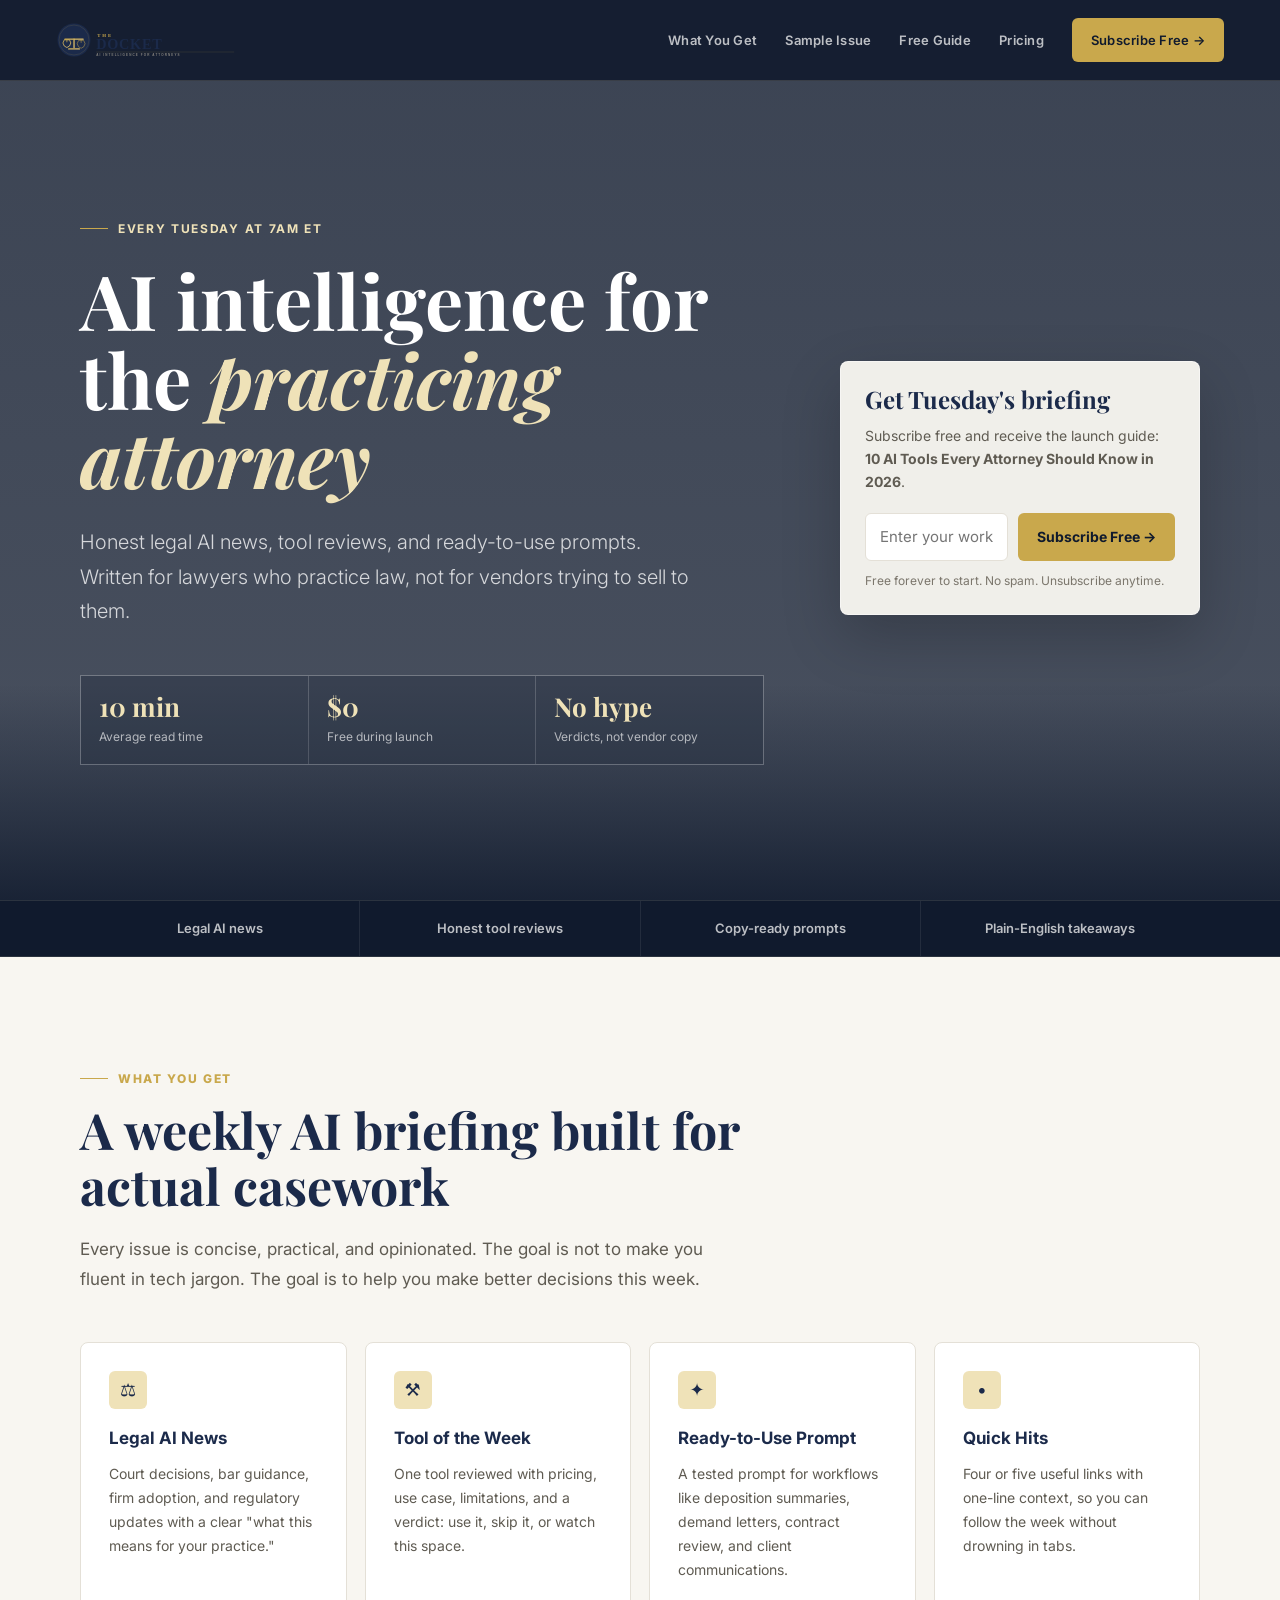
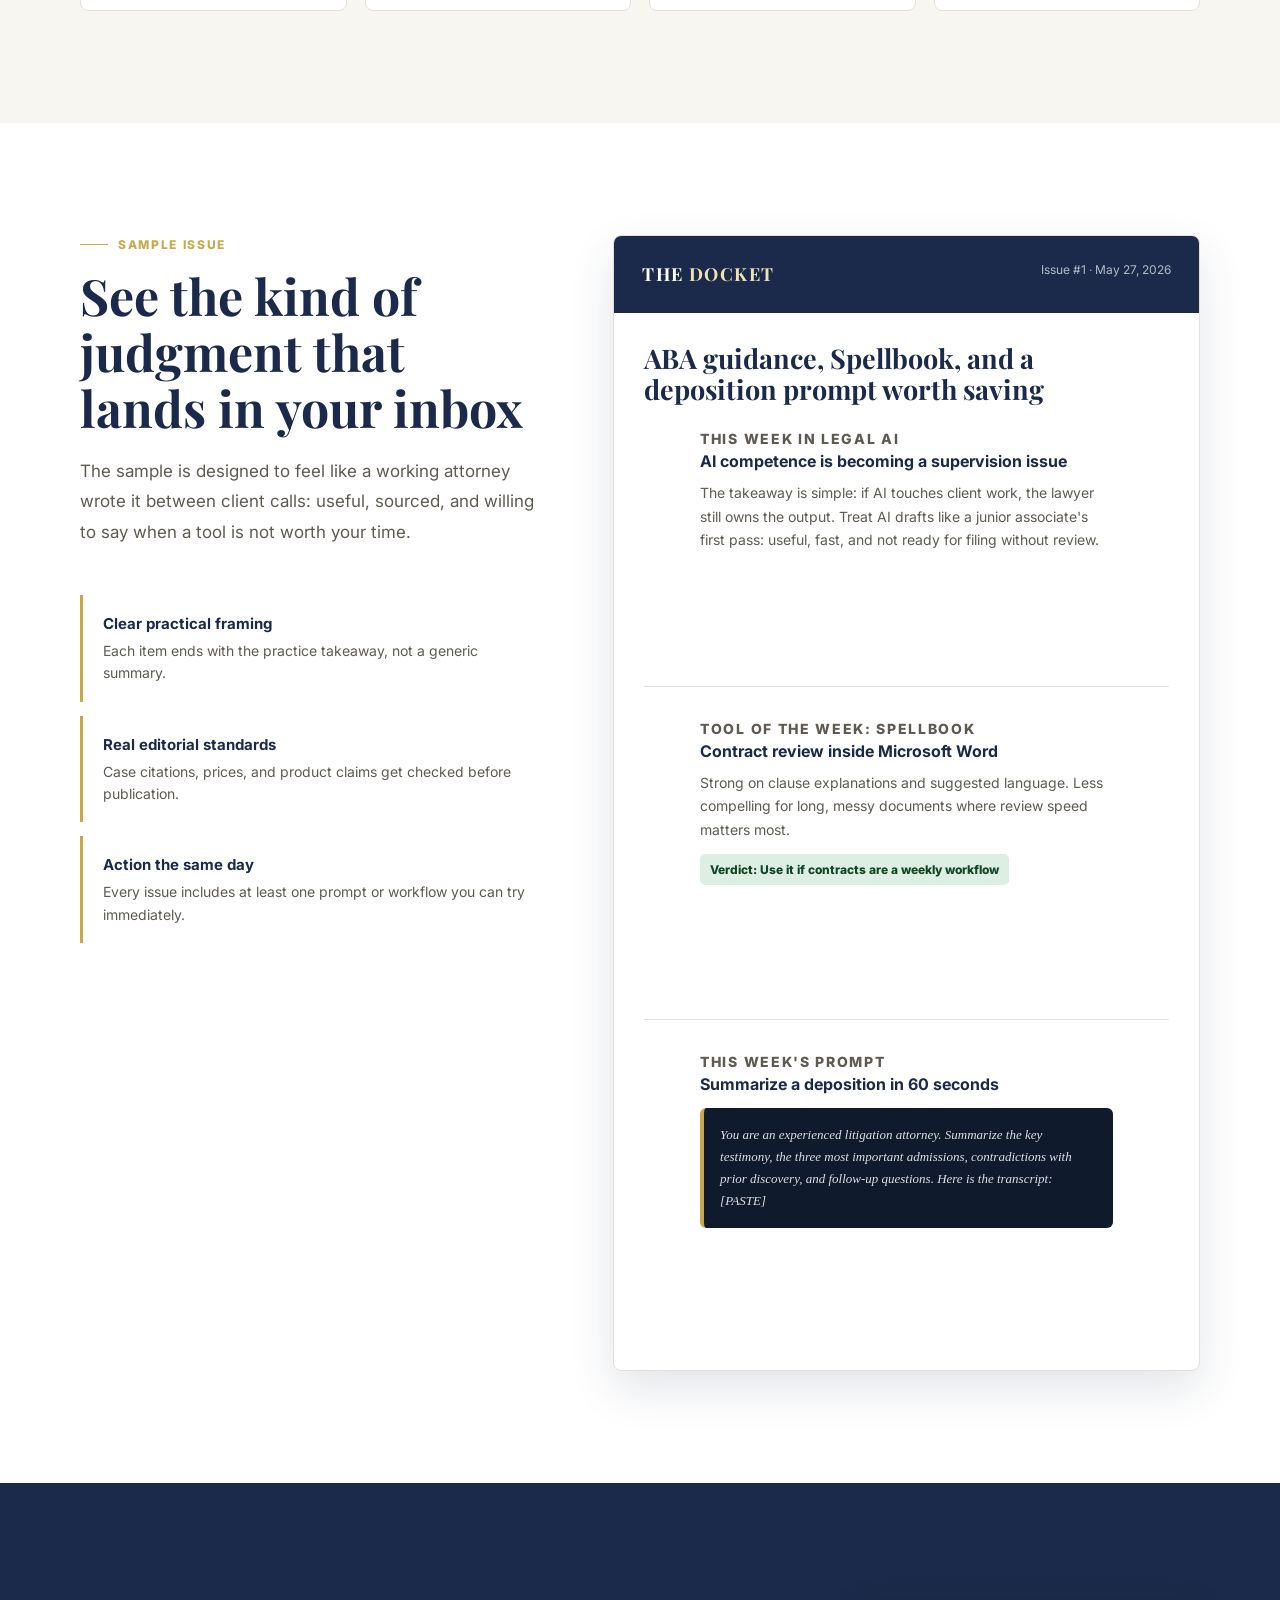
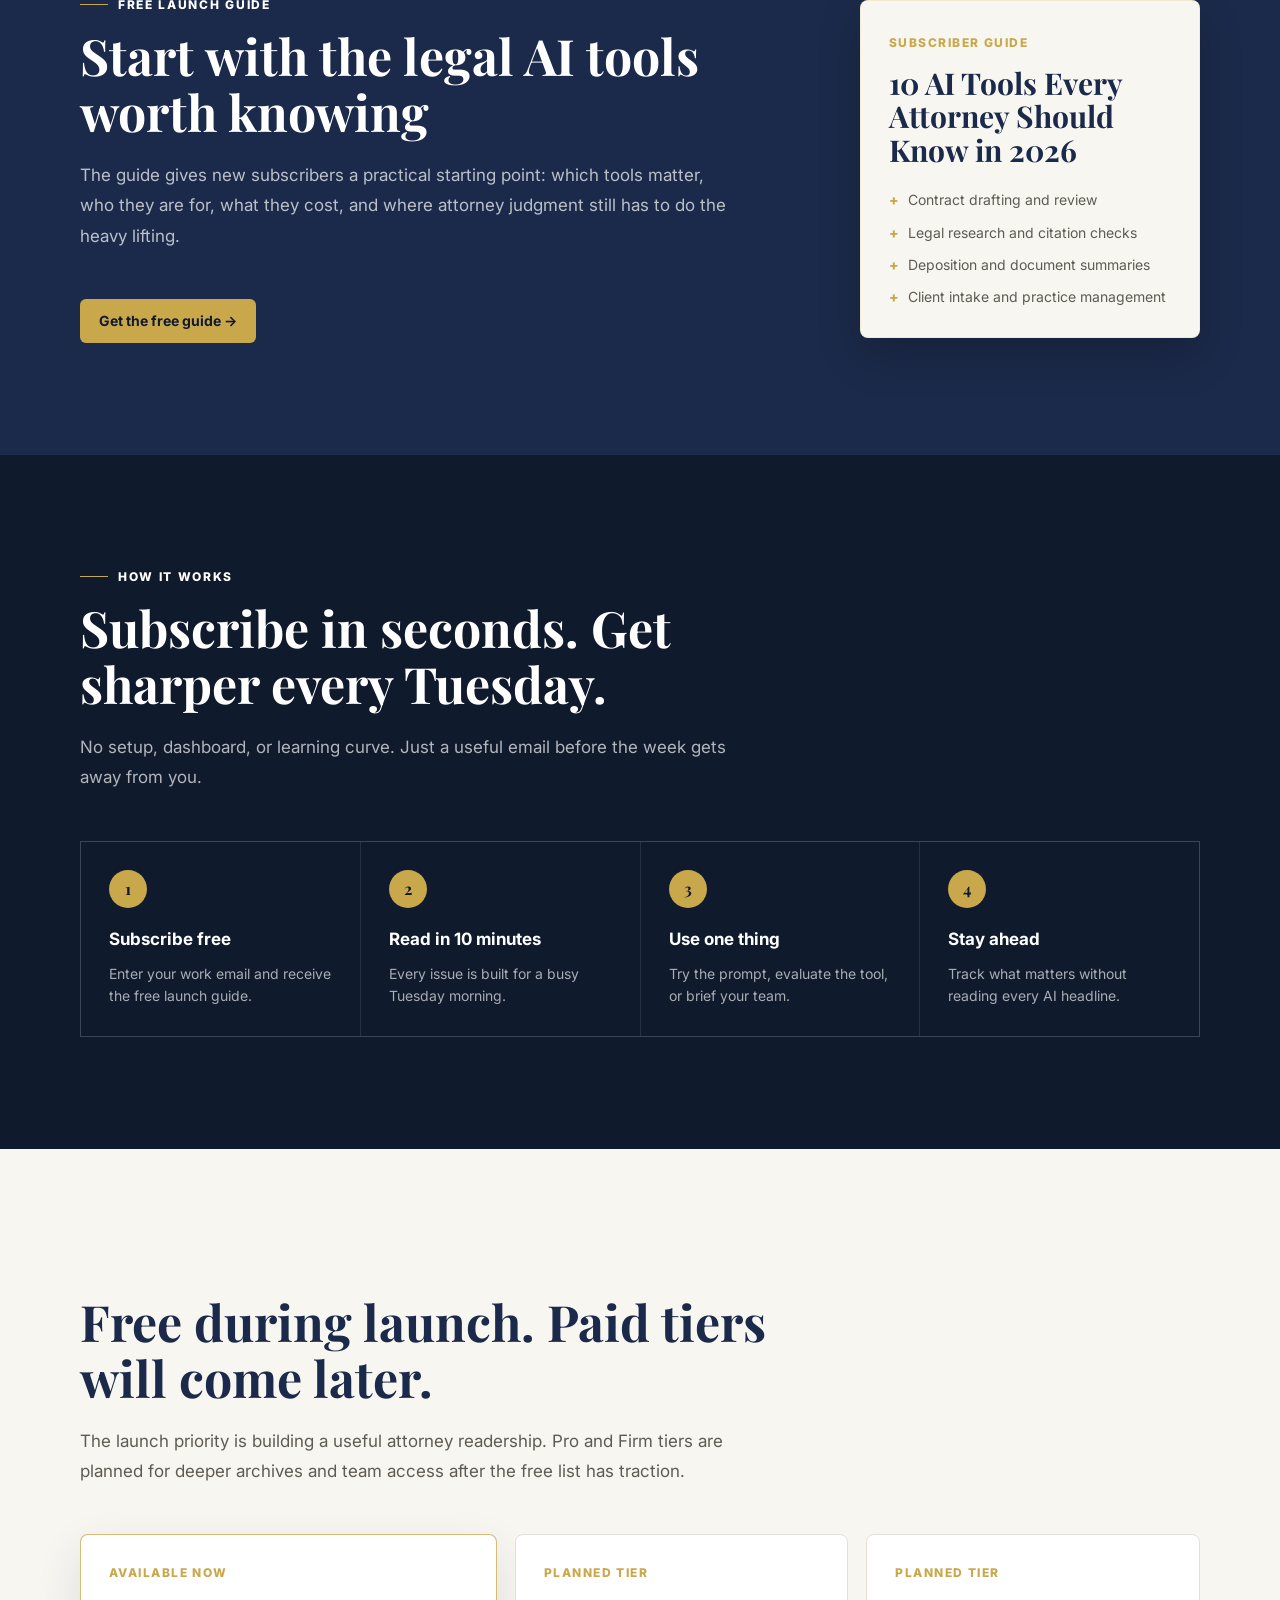
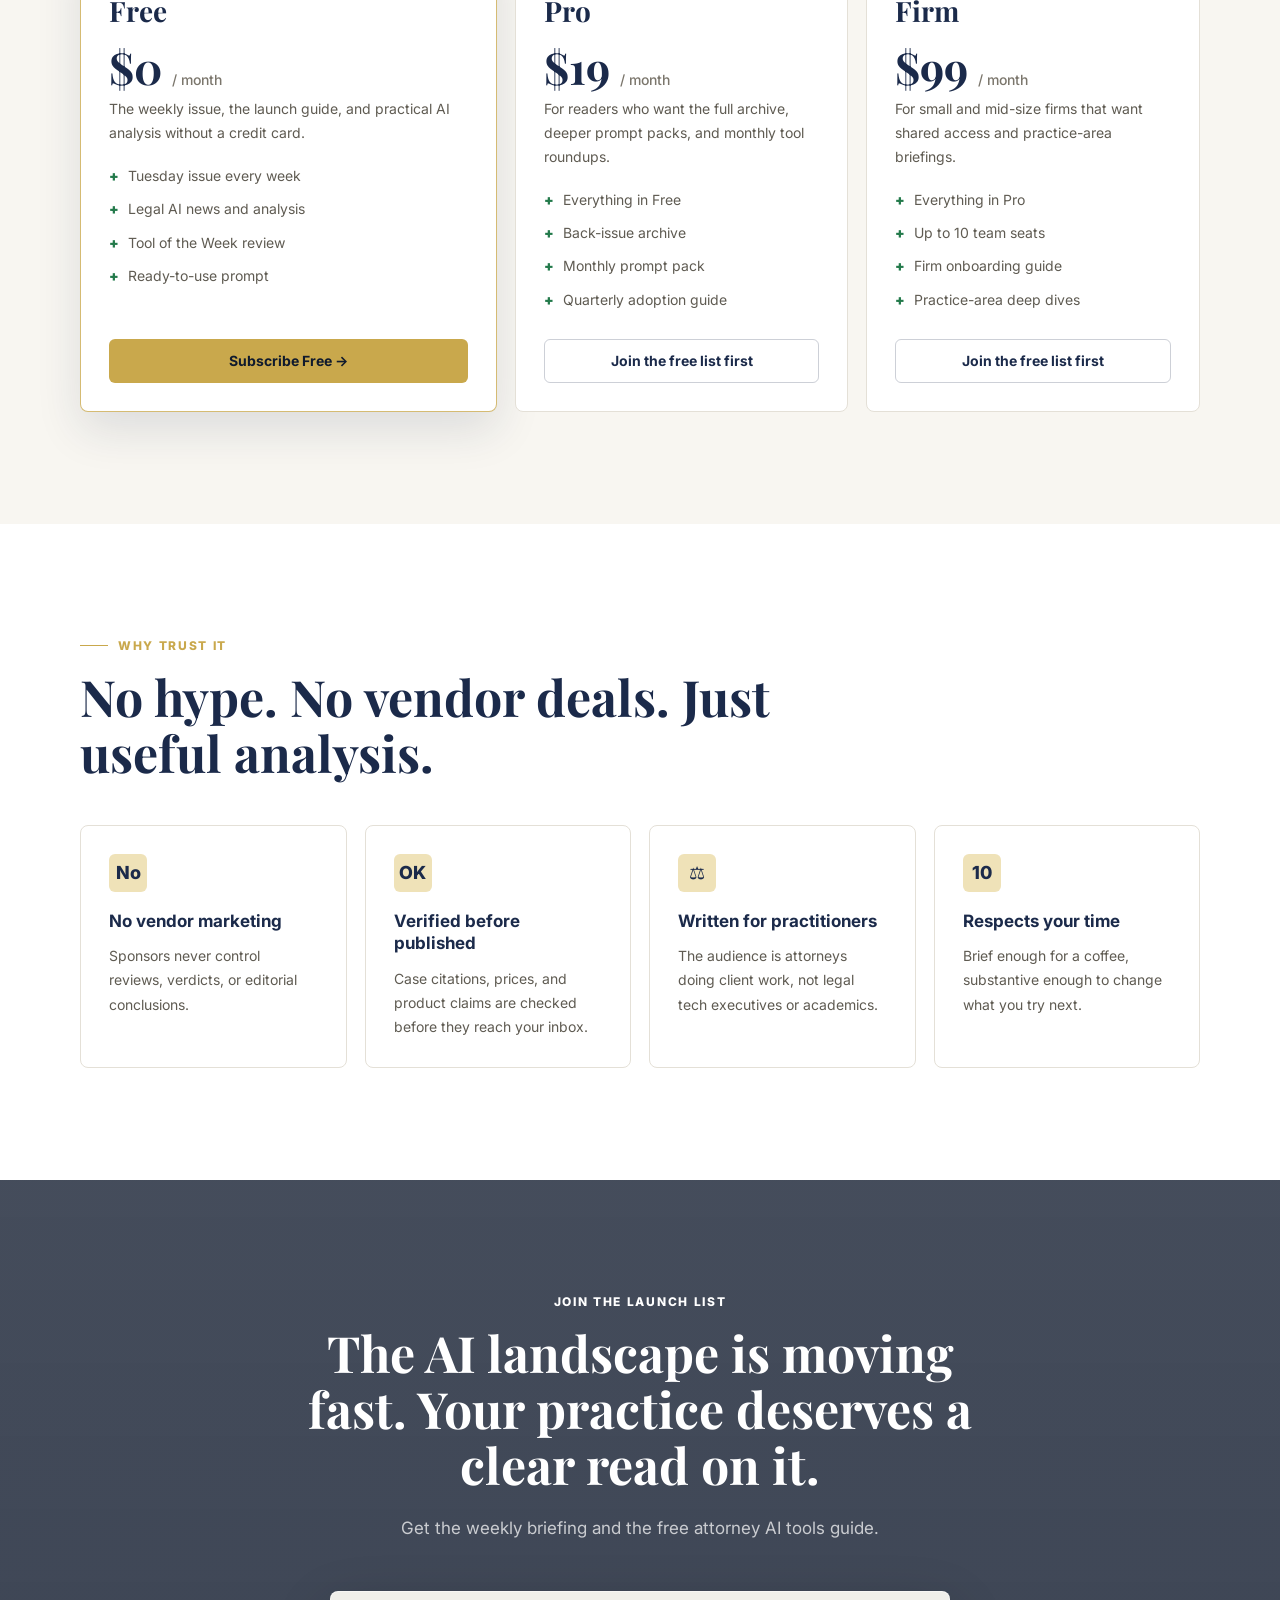
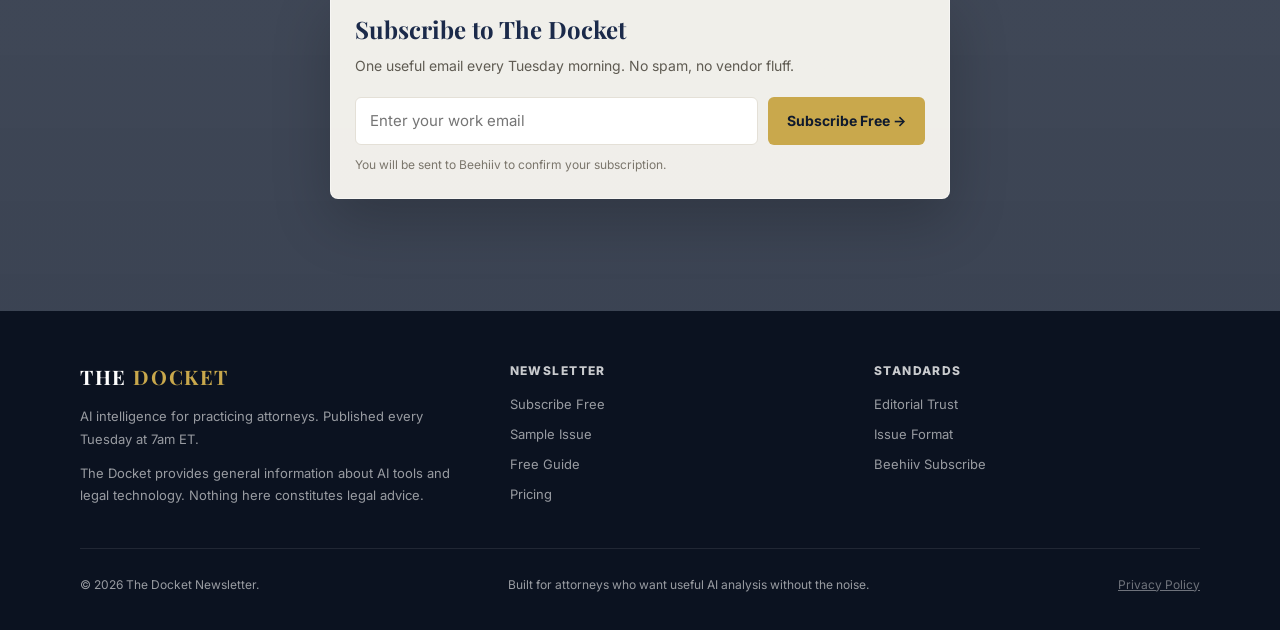
<file: index.html>
<!DOCTYPE html>
<html lang="en">
<head>
  <meta charset="UTF-8" />
  <meta name="viewport" content="width=device-width, initial-scale=1.0" />
  <title>The Docket | Weekly AI Briefing for Practicing Attorneys</title>
  <meta name="description" content="The weekly AI newsletter for practicing attorneys. Honest legal AI news, tool reviews, and ready-to-use prompts every Tuesday morning." />
  <link rel="canonical" href="https://thedocketai.news/" />
  <meta name="keywords" content="legal AI newsletter, AI for lawyers, attorney AI tools, legal technology newsletter, law firm AI, legal tech briefing, AI legal research, lawyer productivity, legal AI news" />
  <meta name="author" content="The Docket" />
  <meta name="robots" content="index, follow, max-image-preview:large, max-snippet:-1, max-video-preview:-1" />
  <meta name="theme-color" content="#1B2A4A" />
  <link rel="canonical" href="https://thedocketai.news/" />
  <meta property="og:type" content="website" />
  <meta property="og:url" content="https://thedocketai.news/" />
  <meta property="og:title" content="The Docket | Weekly AI Briefing for Practicing Attorneys" />
  <meta property="og:description" content="Honest legal AI news, tool reviews, and ready-to-use prompts for attorneys who actually practice law." />
  <meta property="og:site_name" content="The Docket" />
  <meta property="og:locale" content="en_US" />
  <meta property="og:image" content="https://thedocketai.news/logo.svg" />
  <meta property="og:image:alt" content="The Docket — AI briefing for practicing attorneys" />
  <meta property="og:image:width" content="1200" />
  <meta property="og:image:height" content="630" />
  <meta name="twitter:card" content="summary_large_image" />
  <meta name="twitter:site" content="@TheDocketAI" />
  <meta name="twitter:creator" content="@TheDocketAI" />
  <meta name="twitter:title" content="The Docket | Weekly AI Briefing for Practicing Attorneys" />
  <meta name="twitter:description" content="A practical weekly AI briefing for working attorneys. No hype, no vendor marketing." />
  <link rel="icon" type="image/svg+xml" href="favicon.svg" />
  <link rel="alternate icon" href="favicon.svg" />
  <meta property="og:image" content="https://thedocketai.news/logo.svg" />
  <meta name="twitter:image" content="https://thedocketai.news/logo.svg" />
  <link rel="preconnect" href="https://fonts.googleapis.com" />
  <link rel="preconnect" href="https://fonts.gstatic.com" crossorigin />
  <link href="https://fonts.googleapis.com/css2?family=Playfair+Display:ital,wght@0,400;0,600;0,700;1,400&family=Inter:wght@300;400;500;600;700&display=swap" rel="stylesheet" />
  <link rel="stylesheet" href="style.css" />
  <meta name="twitter:image" content="https://thedocket.ai/logo.svg" />
  <meta name="twitter:image:alt" content="The Docket — AI briefing for practicing attorneys" />
  <link rel="icon" type="image/svg+xml" href="favicon.svg" />
  <link rel="alternate icon" href="favicon.svg" />
  <link rel="apple-touch-icon" href="favicon.svg" />
  <link rel="preconnect" href="https://fonts.googleapis.com" />
  <link rel="preconnect" href="https://fonts.gstatic.com" crossorigin />
  <link href="https://fonts.googleapis.com/css2?family=Playfair+Display:ital,wght@0,400;0,600;0,700;1,400&family=Inter:wght@300;400;500;600;700&display=swap" rel="stylesheet" />
  <script type="application/ld+json">
  [
    {
      "@context": "https://schema.org",
      "@type": "WebSite",
      "name": "The Docket",
      "url": "https://thedocketai.news/",
      "description": "The weekly AI newsletter for practicing attorneys. Honest legal AI news, tool reviews, and ready-to-use prompts every Tuesday morning.",
      "publisher": {
        "@type": "Organization",
        "name": "The Docket",
        "url": "https://thedocketai.news/",
        "logo": {
          "@type": "ImageObject",
          "url": "https://thedocketai.news/logo.svg"
        }
      }
    },
    {
      "@context": "https://schema.org",
      "@type": "Organization",
      "name": "The Docket",
      "url": "https://thedocketai.news/",
      "logo": "https://thedocketai.news/logo.svg",
      "description": "A weekly AI briefing for practicing attorneys covering legal AI news, honest tool reviews, and ready-to-use prompts.",
      "knowsAbout": ["Legal Technology", "Artificial Intelligence", "Law Practice Management", "Legal Research"],
      "audience": {
        "@type": "Audience",
        "audienceType": "Attorneys and legal professionals"
      }
    },
    {
      "@context": "https://schema.org",
      "@type": "Periodical",
      "name": "The Docket",
      "url": "https://thedocketai.news/",
      "description": "Weekly AI briefing for practicing attorneys published every Tuesday at 7am ET.",
      "issueFrequency": "Weekly",
      "publisher": {
        "@type": "Organization",
        "name": "The Docket",
        "url": "https://thedocketai.news/"
      },
      "about": [
        {"@type": "Thing", "name": "Legal Technology"},
        {"@type": "Thing", "name": "Artificial Intelligence"},
        {"@type": "Thing", "name": "Law Practice"}
      ],
      "inLanguage": "en-US",
      "isAccessibleForFree": true,
      "offers": {
        "@type": "Offer",
        "price": "0",
        "priceCurrency": "USD"
      }
    }
  ]
  </script>
  <link rel="stylesheet" href="style.css" />
</head>
<body>
  <div id="progress-bar" aria-hidden="true"></div>

  <nav class="site-nav" id="navbar" aria-label="Primary navigation">
    <a href="#home" class="brand" aria-label="The Docket home">
      <img src="logo.svg" alt="The Docket" height="36" style="display:block;height:36px;width:auto;" />
    </a>
    <ul class="nav-links">
      <li><a href="#features">What You Get</a></li>
      <li><a href="#sample">Sample Issue</a></li>
      <li><a href="#guide">Free Guide</a></li>
      <li><a href="#pricing">Pricing</a></li>
      <li><a href="#subscribe" class="button-link">Subscribe Free &rarr;</a></li>
    </ul>
  </nav>

  <main>
    <section class="hero" id="home">
      <div class="hero-inner">
        <div class="hero-copy-block">
          <p class="eyebrow reveal">Every Tuesday at 7am ET</p>
          <h1 class="reveal">AI intelligence for the <em>practicing attorney</em></h1>
          <p class="hero-copy reveal">
            Honest legal AI news, tool reviews, and ready-to-use prompts. Written for lawyers who practice law, not for vendors trying to sell to them.
          </p>
          <div class="hero-proof reveal" aria-label="Newsletter details">
            <div class="proof-item">
              <span class="proof-value">10 min</span>
              <p class="proof-label">Average read time</p>
            </div>
            <div class="proof-item">
              <span class="proof-value">$0</span>
              <p class="proof-label">Free during launch</p>
            </div>
            <div class="proof-item">
              <span class="proof-value">No hype</span>
              <p class="proof-label">Verdicts, not vendor copy</p>
            </div>
          </div>
        </div>

        <aside class="signup-panel reveal" id="subscribe" aria-labelledby="subscribe-heading">
          <h2 id="subscribe-heading">Get Tuesday's briefing</h2>
          <p>Subscribe free and receive the launch guide: <strong>10 AI Tools Every Attorney Should Know in 2026</strong>.</p>
          <form class="signup-form" onsubmit="handleSignup(event)">
            <label class="sr-only" for="hero-email">Work email</label>
            <div class="signup-row">
              <input id="hero-email" name="email" type="email" inputmode="email" autocomplete="email" placeholder="Enter your work email" required />
              <button class="button-primary" type="submit">Subscribe Free &rarr;</button>
            </div>
            <span class="form-note">Free forever to start. No spam. Unsubscribe anytime.</span>
          </form>
        </aside>
      </div>
    </section>

    <div class="brief-strip" aria-label="Newsletter format">
      <div class="brief-strip-inner">
        <span>Legal AI news</span>
        <span>Honest tool reviews</span>
        <span>Copy-ready prompts</span>
        <span>Plain-English takeaways</span>
      </div>
    </div>

    <section class="features" id="features">
      <div class="section-inner">
        <p class="section-kicker reveal">What you get</p>
        <h2 class="section-heading reveal">A weekly AI briefing built for actual casework</h2>
        <p class="section-sub reveal">Every issue is concise, practical, and opinionated. The goal is not to make you fluent in tech jargon. The goal is to help you make better decisions this week.</p>
        <div class="features-grid">
          <article class="feature-card reveal">
            <span class="feature-icon" aria-hidden="true">&#9878;</span>
            <h3>Legal AI News</h3>
            <p>Court decisions, bar guidance, firm adoption, and regulatory updates with a clear "what this means for your practice."</p>
          </article>
          <article class="feature-card reveal">
            <span class="feature-icon" aria-hidden="true">&#9874;</span>
            <h3>Tool of the Week</h3>
            <p>One tool reviewed with pricing, use case, limitations, and a verdict: use it, skip it, or watch this space.</p>
          </article>
          <article class="feature-card reveal">
            <span class="feature-icon" aria-hidden="true">&#10022;</span>
            <h3>Ready-to-Use Prompt</h3>
            <p>A tested prompt for workflows like deposition summaries, demand letters, contract review, and client communications.</p>
          </article>
          <article class="feature-card reveal">
            <span class="feature-icon" aria-hidden="true">&#8226;</span>
            <h3>Quick Hits</h3>
            <p>Four or five useful links with one-line context, so you can follow the week without drowning in tabs.</p>
          </article>
        </div>
      </div>
    </section>

    <section class="sample" id="sample">
      <div class="section-inner sample-layout">
        <div>
          <p class="section-kicker reveal">Sample issue</p>
          <h2 class="section-heading reveal">See the kind of judgment that lands in your inbox</h2>
          <p class="section-sub reveal">The sample is designed to feel like a working attorney wrote it between client calls: useful, sourced, and willing to say when a tool is not worth your time.</p>
          <ul class="sample-list">
            <li class="reveal"><strong>Clear practical framing</strong> Each item ends with the practice takeaway, not a generic summary.</li>
            <li class="reveal"><strong>Real editorial standards</strong> Case citations, prices, and product claims get checked before publication.</li>
            <li class="reveal"><strong>Action the same day</strong> Every issue includes at least one prompt or workflow you can try immediately.</li>
          </ul>
        </div>

        <article class="issue-card reveal" aria-label="Sample newsletter issue">
          <div class="issue-top">
            <div class="issue-logo">THE <span>DOCKET</span></div>
            <div class="issue-date">Issue #1 &middot; May 27, 2026</div>
          </div>
          <div class="issue-body">
            <h3 class="issue-subject">ABA guidance, Spellbook, and a deposition prompt worth saving</h3>
            <section class="issue-section">
              <p class="issue-tag">This Week in Legal AI</p>
              <h3>AI competence is becoming a supervision issue</h3>
              <p>The takeaway is simple: if AI touches client work, the lawyer still owns the output. Treat AI drafts like a junior associate's first pass: useful, fast, and not ready for filing without review.</p>
            </section>
            <section class="issue-section">
              <p class="issue-tag">Tool of the Week: Spellbook</p>
              <h3>Contract review inside Microsoft Word</h3>
              <p>Strong on clause explanations and suggested language. Less compelling for long, messy documents where review speed matters most.</p>
              <span class="verdict">Verdict: Use it if contracts are a weekly workflow</span>
            </section>
            <section class="issue-section">
              <p class="issue-tag">This Week's Prompt</p>
              <h3>Summarize a deposition in 60 seconds</h3>
              <div class="prompt-box">You are an experienced litigation attorney. Summarize the key testimony, the three most important admissions, contradictions with prior discovery, and follow-up questions. Here is the transcript: [PASTE]</div>
            </section>
          </div>
        </article>
      </div>
    </section>

    <section class="lead-magnet" id="guide">
      <div class="section-inner lead-layout">
        <div>
          <p class="section-kicker reveal">Free launch guide</p>
          <h2 class="section-heading reveal">Start with the legal AI tools worth knowing</h2>
          <p class="section-sub reveal">The guide gives new subscribers a practical starting point: which tools matter, who they are for, what they cost, and where attorney judgment still has to do the heavy lifting.</p>
          <a href="#subscribe" class="button-primary reveal">Get the free guide &rarr;</a>
        </div>
        <aside class="guide-card reveal" aria-label="Lead magnet preview">
          <span class="guide-label">Subscriber guide</span>
          <h3>10 AI Tools Every Attorney Should Know in 2026</h3>
          <ul>
            <li>Contract drafting and review</li>
            <li>Legal research and citation checks</li>
            <li>Deposition and document summaries</li>
            <li>Client intake and practice management</li>
          </ul>
        </aside>
      </div>
    </section>

    <section class="how" id="how">
      <div class="section-inner">
        <p class="section-kicker reveal">How it works</p>
        <h2 class="section-heading reveal">Subscribe in seconds. Get sharper every Tuesday.</h2>
        <p class="section-sub reveal">No setup, dashboard, or learning curve. Just a useful email before the week gets away from you.</p>
        <div class="steps">
          <article class="step reveal">
            <span class="step-num">1</span>
            <h3>Subscribe free</h3>
            <p>Enter your work email and receive the free launch guide.</p>
          </article>
          <article class="step reveal">
            <span class="step-num">2</span>
            <h3>Read in 10 minutes</h3>
            <p>Every issue is built for a busy Tuesday morning.</p>
          </article>
          <article class="step reveal">
            <span class="step-num">3</span>
            <h3>Use one thing</h3>
            <p>Try the prompt, evaluate the tool, or brief your team.</p>
          </article>
          <article class="step reveal">
            <span class="step-num">4</span>
            <h3>Stay ahead</h3>
            <p>Track what matters without reading every AI headline.</p>
          </article>
        </div>
      </div>
    </section>

    <section class="pricing" id="pricing">
      <div class="section-inner">
        <p class="section-kicker reveal">Pricing</p>
        <h2 class="section-heading reveal">Free during launch. Paid tiers will come later.</h2>
        <p class="section-sub reveal">The launch priority is building a useful attorney readership. Pro and Firm tiers are planned for deeper archives and team access after the free list has traction.</p>
        <div class="pricing-grid">
          <article class="pricing-card launch reveal">
            <p class="plan-eyebrow">Available now</p>
            <h3 class="plan-name">Free</h3>
            <div class="plan-price">$0 <span>/ month</span></div>
            <p class="plan-desc">The weekly issue, the launch guide, and practical AI analysis without a credit card.</p>
            <ul class="plan-features">
              <li>Tuesday issue every week</li>
              <li>Legal AI news and analysis</li>
              <li>Tool of the Week review</li>
              <li>Ready-to-use prompt</li>
            </ul>
            <a href="#subscribe" class="button-primary">Subscribe Free &rarr;</a>
          </article>
          <article class="pricing-card reveal">
            <p class="plan-eyebrow">Planned tier</p>
            <h3 class="plan-name">Pro</h3>
            <div class="plan-price">$19 <span>/ month</span></div>
            <p class="plan-desc">For readers who want the full archive, deeper prompt packs, and monthly tool roundups.</p>
            <ul class="plan-features">
              <li>Everything in Free</li>
              <li>Back-issue archive</li>
              <li>Monthly prompt pack</li>
              <li>Quarterly adoption guide</li>
            </ul>
            <a href="#subscribe" class="button-secondary">Join the free list first</a>
          </article>
          <article class="pricing-card reveal">
            <p class="plan-eyebrow">Planned tier</p>
            <h3 class="plan-name">Firm</h3>
            <div class="plan-price">$99 <span>/ month</span></div>
            <p class="plan-desc">For small and mid-size firms that want shared access and practice-area briefings.</p>
            <ul class="plan-features">
              <li>Everything in Pro</li>
              <li>Up to 10 team seats</li>
              <li>Firm onboarding guide</li>
              <li>Practice-area deep dives</li>
            </ul>
            <a href="#subscribe" class="button-secondary">Join the free list first</a>
          </article>
        </div>
      </div>
    </section>

    <section class="trust" id="trust">
      <div class="section-inner">
        <p class="section-kicker reveal">Why trust it</p>
        <h2 class="section-heading reveal">No hype. No vendor deals. Just useful analysis.</h2>
        <div class="trust-grid">
          <article class="trust-card reveal">
            <span class="trust-icon" aria-hidden="true">No</span>
            <h3>No vendor marketing</h3>
            <p>Sponsors never control reviews, verdicts, or editorial conclusions.</p>
          </article>
          <article class="trust-card reveal">
            <span class="trust-icon" aria-hidden="true">OK</span>
            <h3>Verified before published</h3>
            <p>Case citations, prices, and product claims are checked before they reach your inbox.</p>
          </article>
          <article class="trust-card reveal">
            <span class="trust-icon" aria-hidden="true">&#9878;</span>
            <h3>Written for practitioners</h3>
            <p>The audience is attorneys doing client work, not legal tech executives or academics.</p>
          </article>
          <article class="trust-card reveal">
            <span class="trust-icon" aria-hidden="true">10</span>
            <h3>Respects your time</h3>
            <p>Brief enough for a coffee, substantive enough to change what you try next.</p>
          </article>
        </div>
      </div>
    </section>

    <section class="final-cta">
      <div class="section-inner">
        <p class="section-kicker reveal">Join the launch list</p>
        <h2 class="section-heading reveal">The AI landscape is moving fast. Your practice deserves a clear read on it.</h2>
        <p class="section-sub reveal">Get the weekly briefing and the free attorney AI tools guide.</p>
        <div class="signup-panel reveal" aria-labelledby="final-subscribe-heading">
          <h2 id="final-subscribe-heading">Subscribe to The Docket</h2>
          <p>One useful email every Tuesday morning. No spam, no vendor fluff.</p>
          <form class="signup-form" onsubmit="handleSignup(event)">
            <label class="sr-only" for="final-email">Work email</label>
            <div class="signup-row">
              <input id="final-email" name="email" type="email" inputmode="email" autocomplete="email" placeholder="Enter your work email" required />
              <button class="button-primary" type="submit">Subscribe Free &rarr;</button>
            </div>
            <span class="form-note">You will be sent to Beehiiv to confirm your subscription.</span>
          </form>
        </div>
      </div>
    </section>
  </main>

  <footer>
    <div class="footer-inner">
      <div>
        <div class="footer-logo">THE <span>DOCKET</span></div>
        <p class="footer-desc">AI intelligence for practicing attorneys. Published every Tuesday at 7am ET.</p>
        <p class="footer-note">The Docket provides general information about AI tools and legal technology. Nothing here constitutes legal advice.</p>
      </div>
      <div class="footer-col">
        <h3>Newsletter</h3>
        <a href="#subscribe">Subscribe Free</a>
        <a href="#sample">Sample Issue</a>
        <a href="#guide">Free Guide</a>
        <a href="#pricing">Pricing</a>
      </div>
      <div class="footer-col">
        <h3>Standards</h3>
        <a href="#trust">Editorial Trust</a>
        <a href="#features">Issue Format</a>
        <a href="https://thedocket.beehiiv.com/subscribe" target="_blank" rel="noopener noreferrer">Beehiiv Subscribe</a>
      </div>
    </div>
    <div class="footer-bottom">
      <span>&copy; 2026 The Docket Newsletter.</span>
      <span>Built for attorneys who want useful AI analysis without the noise.</span>
      <a href="/privacy.html" style="color:inherit;opacity:0.7;">Privacy Policy</a>
    </div>
  </footer>

  <a href="#subscribe" class="button-primary" id="float-btn">Subscribe Free &rarr;</a>
  <div id="toast" role="status" aria-live="polite">Opening Beehiiv so you can confirm your subscription.</div>

  <script src="main.js"></script>
</body>
</html>
</file>
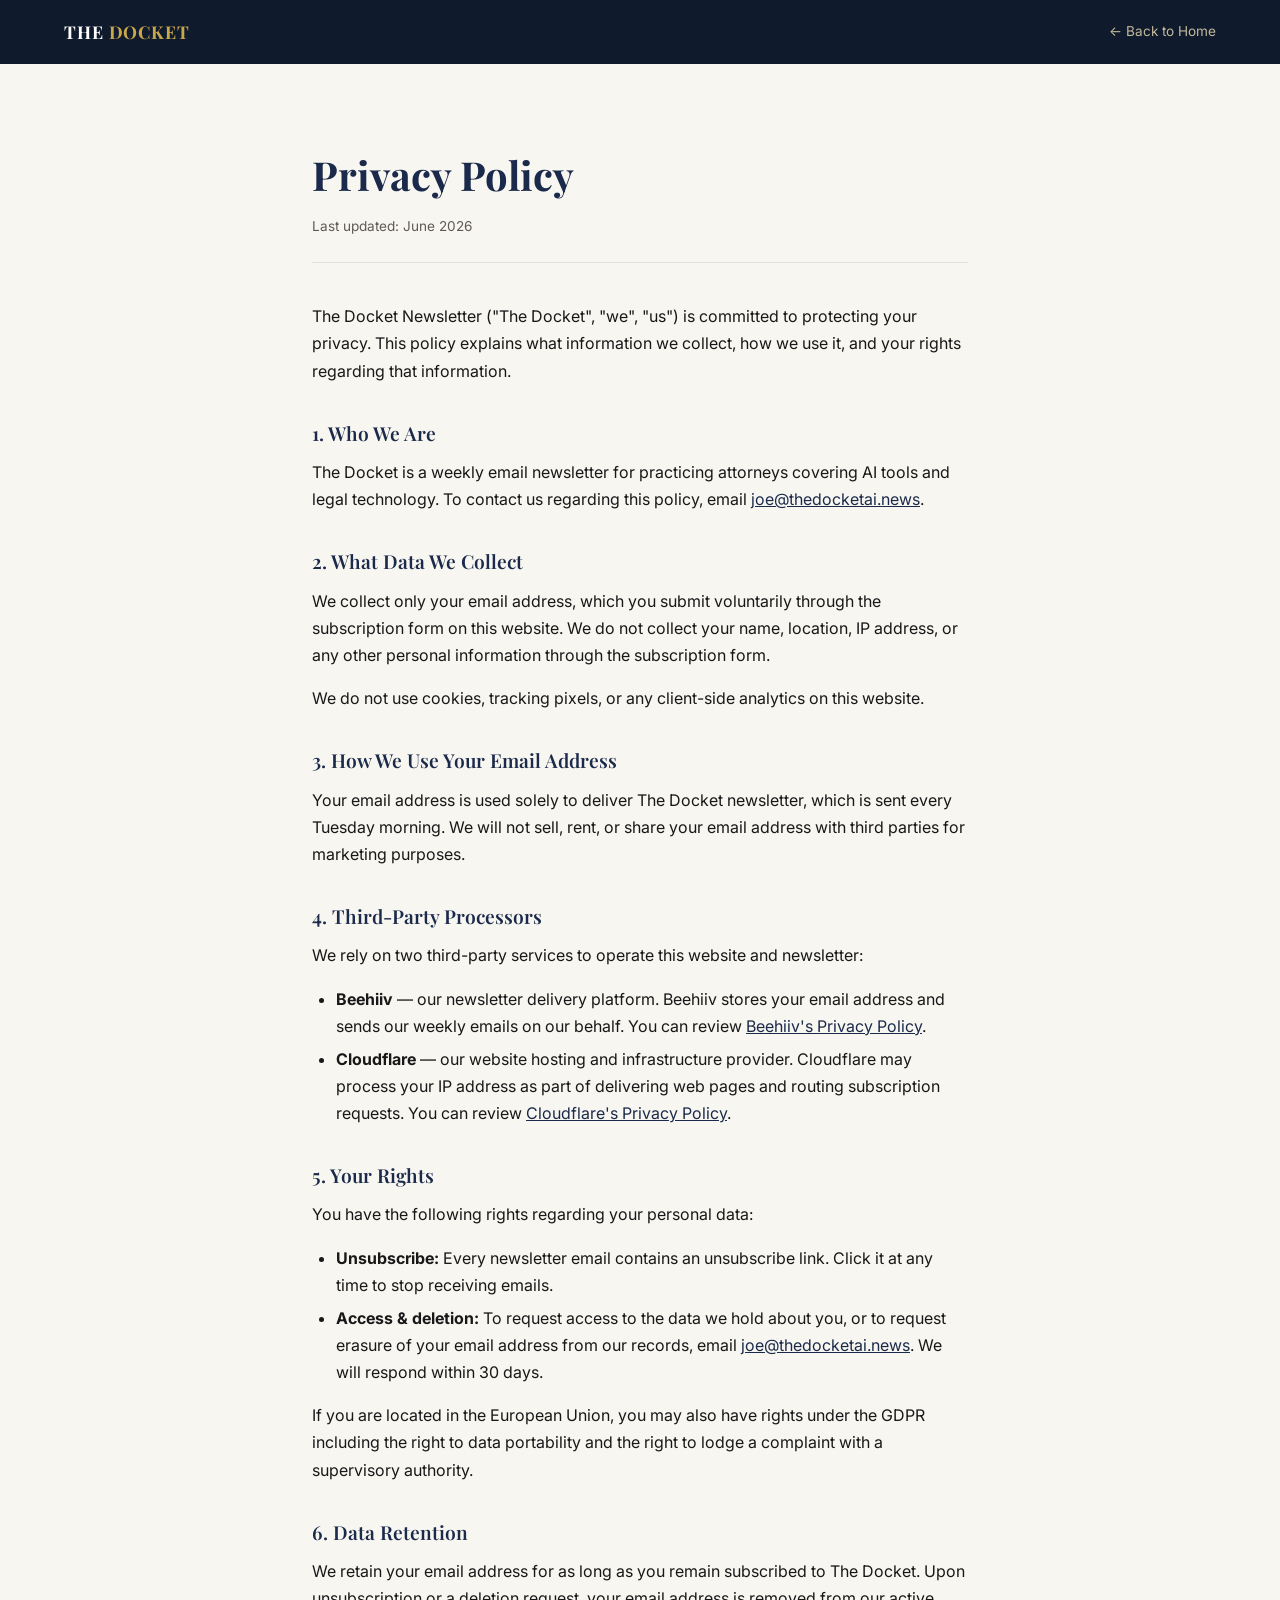
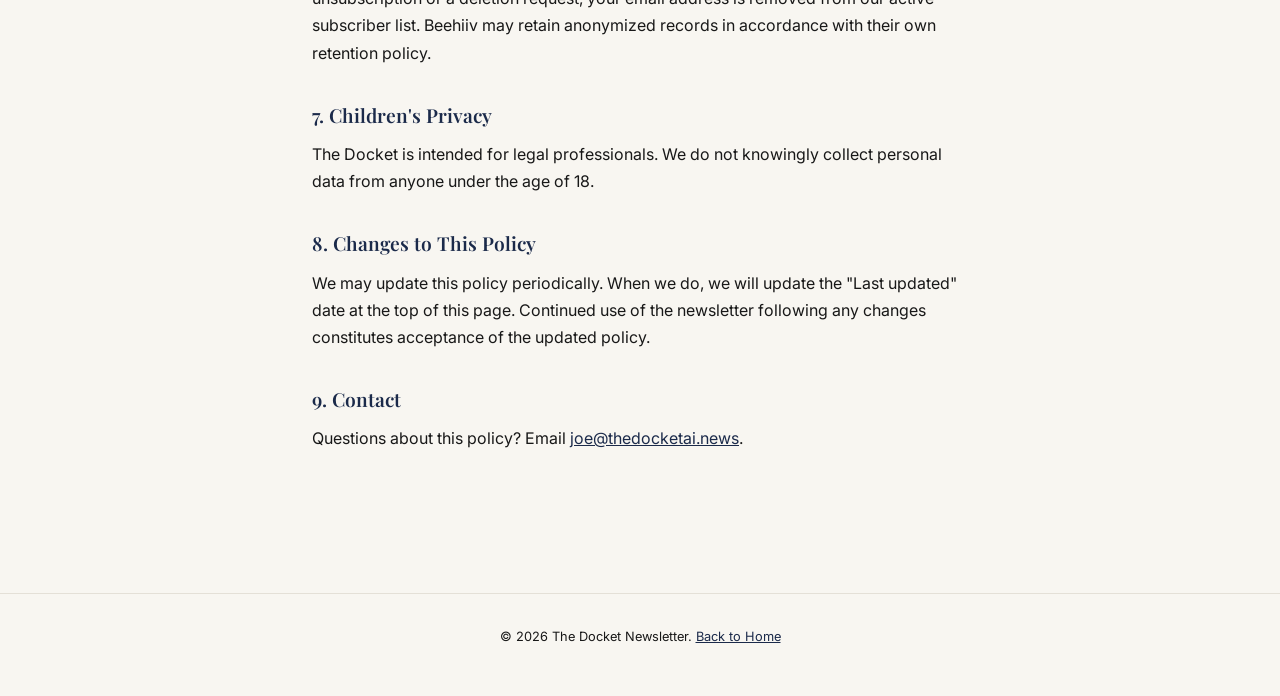
<file: privacy.html>
<!DOCTYPE html>
<html lang="en">
<head>
  <meta charset="UTF-8" />
  <meta name="viewport" content="width=device-width, initial-scale=1.0" />
  <title>Privacy Policy | The Docket</title>
  <meta name="description" content="Privacy Policy for The Docket newsletter." />
  <link rel="canonical" href="https://thedocketai.news/privacy.html" />
  <link rel="icon" type="image/svg+xml" href="favicon.svg" />
  <link rel="preconnect" href="https://fonts.googleapis.com" />
  <link rel="preconnect" href="https://fonts.gstatic.com" crossorigin />
  <link href="https://fonts.googleapis.com/css2?family=Inter:wght@300;400;500;600;700&family=Playfair+Display:wght@400;600;700&display=swap" rel="stylesheet" />
  <style>
    :root {
      --navy: #1B2A4A;
      --navy-dark: #101A2D;
      --gold: #C9A84C;
      --gold-soft: #EFE2B8;
      --ivory: #F8F6F1;
      --paper: #FFFFFF;
      --line: #E4E0D7;
      --text: #181818;
      --muted: #5F5B52;
    }
    *, *::before, *::after { box-sizing: border-box; margin: 0; padding: 0; }
    body {
      font-family: "Inter", system-ui, sans-serif;
      background: var(--ivory);
      color: var(--text);
      line-height: 1.7;
    }
    nav {
      background: var(--navy-dark);
      padding: 0 clamp(1.5rem, 5vw, 4rem);
      height: 64px;
      display: flex;
      align-items: center;
      justify-content: space-between;
    }
    .nav-brand {
      font-family: "Playfair Display", serif;
      font-size: 1.1rem;
      font-weight: 700;
      color: var(--paper);
      text-decoration: none;
      letter-spacing: 0.05em;
    }
    .nav-brand span { color: var(--gold); }
    .nav-home {
      font-size: 0.85rem;
      color: var(--gold-soft);
      text-decoration: none;
      opacity: 0.8;
    }
    .nav-home:hover { opacity: 1; }
    main {
      max-width: 720px;
      margin: 0 auto;
      padding: clamp(2rem, 6vw, 5rem) clamp(1.5rem, 5vw, 2rem);
    }
    h1 {
      font-family: "Playfair Display", serif;
      font-size: clamp(1.8rem, 4vw, 2.5rem);
      font-weight: 700;
      color: var(--navy);
      margin-bottom: 0.4rem;
    }
    .last-updated {
      font-size: 0.85rem;
      color: var(--muted);
      margin-bottom: 2.5rem;
      padding-bottom: 1.5rem;
      border-bottom: 1px solid var(--line);
    }
    h2 {
      font-family: "Playfair Display", serif;
      font-size: 1.2rem;
      font-weight: 600;
      color: var(--navy);
      margin: 2rem 0 0.6rem;
    }
    p { margin-bottom: 1rem; color: var(--text); }
    a { color: var(--navy); }
    a:hover { color: var(--gold); }
    ul {
      margin: 0.5rem 0 1rem 1.5rem;
      color: var(--text);
    }
    li { margin-bottom: 0.35rem; }
    footer {
      text-align: center;
      padding: 2rem;
      font-size: 0.8rem;
      color: var(--muted);
      border-top: 1px solid var(--line);
      margin-top: 3rem;
    }
  </style>
</head>
<body>
  <nav>
    <a href="/" class="nav-brand">THE <span>DOCKET</span></a>
    <a href="/" class="nav-home">&larr; Back to Home</a>
  </nav>

  <main>
    <h1>Privacy Policy</h1>
    <p class="last-updated">Last updated: June 2026</p>

    <p>The Docket Newsletter ("The Docket", "we", "us") is committed to protecting your privacy. This policy explains what information we collect, how we use it, and your rights regarding that information.</p>

    <h2>1. Who We Are</h2>
    <p>The Docket is a weekly email newsletter for practicing attorneys covering AI tools and legal technology. To contact us regarding this policy, email <a href="mailto:joe@thedocketai.news">joe@thedocketai.news</a>.</p>

    <h2>2. What Data We Collect</h2>
    <p>We collect only your email address, which you submit voluntarily through the subscription form on this website. We do not collect your name, location, IP address, or any other personal information through the subscription form.</p>
    <p>We do not use cookies, tracking pixels, or any client-side analytics on this website.</p>

    <h2>3. How We Use Your Email Address</h2>
    <p>Your email address is used solely to deliver The Docket newsletter, which is sent every Tuesday morning. We will not sell, rent, or share your email address with third parties for marketing purposes.</p>

    <h2>4. Third-Party Processors</h2>
    <p>We rely on two third-party services to operate this website and newsletter:</p>
    <ul>
      <li><strong>Beehiiv</strong> — our newsletter delivery platform. Beehiiv stores your email address and sends our weekly emails on our behalf. You can review <a href="https://www.beehiiv.com/privacy" target="_blank" rel="noopener noreferrer">Beehiiv's Privacy Policy</a>.</li>
      <li><strong>Cloudflare</strong> — our website hosting and infrastructure provider. Cloudflare may process your IP address as part of delivering web pages and routing subscription requests. You can review <a href="https://www.cloudflare.com/privacypolicy/" target="_blank" rel="noopener noreferrer">Cloudflare's Privacy Policy</a>.</li>
    </ul>

    <h2>5. Your Rights</h2>
    <p>You have the following rights regarding your personal data:</p>
    <ul>
      <li><strong>Unsubscribe:</strong> Every newsletter email contains an unsubscribe link. Click it at any time to stop receiving emails.</li>
      <li><strong>Access &amp; deletion:</strong> To request access to the data we hold about you, or to request erasure of your email address from our records, email <a href="mailto:joe@thedocketai.news">joe@thedocketai.news</a>. We will respond within 30 days.</li>
    </ul>
    <p>If you are located in the European Union, you may also have rights under the GDPR including the right to data portability and the right to lodge a complaint with a supervisory authority.</p>

    <h2>6. Data Retention</h2>
    <p>We retain your email address for as long as you remain subscribed to The Docket. Upon unsubscription or a deletion request, your email address is removed from our active subscriber list. Beehiiv may retain anonymized records in accordance with their own retention policy.</p>

    <h2>7. Children's Privacy</h2>
    <p>The Docket is intended for legal professionals. We do not knowingly collect personal data from anyone under the age of 18.</p>

    <h2>8. Changes to This Policy</h2>
    <p>We may update this policy periodically. When we do, we will update the "Last updated" date at the top of this page. Continued use of the newsletter following any changes constitutes acceptance of the updated policy.</p>

    <h2>9. Contact</h2>
    <p>Questions about this policy? Email <a href="mailto:joe@thedocketai.news">joe@thedocketai.news</a>.</p>
  </main>

  <footer>
    <p>&copy; 2026 The Docket Newsletter. <a href="/">Back to Home</a></p>
  </footer>
</body>
</html>
</file>
<file: style.css>
:root {
  --navy: #1B2A4A;
  --navy-2: #233657;
  --navy-dark: #101A2D;
  --gold: #C9A84C;
  --gold-soft: #EFE2B8;
  --ivory: #F8F6F1;
  --paper: #FFFFFF;
  --line: #E4E0D7;
  --text: #181818;
  --muted: #5F5B52;
  --muted-2: #7B766C;
  --success: #237A4B;
  --shadow: 0 18px 46px rgba(27, 42, 74, 0.12);
  --radius: 8px;
  --section: clamp(72px, 9vw, 112px);
}

*,
*::before,
*::after {
  box-sizing: border-box;
}

html {
  scroll-behavior: smooth;
}

body {
  margin: 0;
  font-family: "Inter", system-ui, -apple-system, BlinkMacSystemFont, "Segoe UI", sans-serif;
  color: var(--text);
  background: var(--paper);
  line-height: 1.6;
  overflow-x: hidden;
}

body.no-motion *,
body.no-motion *::before,
body.no-motion *::after {
  animation-duration: 0.01ms !important;
  animation-iteration-count: 1 !important;
  scroll-behavior: auto !important;
  transition-duration: 0.01ms !important;
}

a {
  color: inherit;
}

a:focus-visible,
button:focus-visible,
input:focus-visible {
  outline: 3px solid rgba(201, 168, 76, 0.55);
  outline-offset: 3px;
}

.sr-only {
  position: absolute;
  width: 1px;
  height: 1px;
  padding: 0;
  margin: -1px;
  overflow: hidden;
  clip: rect(0, 0, 0, 0);
  white-space: nowrap;
  border: 0;
}

#progress-bar {
  position: fixed;
  top: 0;
  left: 0;
  z-index: 10000;
  width: 0%;
  height: 3px;
  background: var(--gold);
}

.site-nav {
  position: fixed;
  top: 0;
  left: 0;
  right: 0;
  z-index: 1000;
  display: flex;
  align-items: center;
  justify-content: space-between;
  gap: 24px;
  padding: 18px clamp(20px, 5vw, 56px);
  color: var(--paper);
  background: rgba(16, 26, 45, 0.88);
  border-bottom: 1px solid rgba(239, 226, 184, 0.16);
  backdrop-filter: blur(14px);
  -webkit-backdrop-filter: blur(14px);
  transition: padding 180ms ease, background 180ms ease;
}

.site-nav.scrolled {
  padding-top: 12px;
  padding-bottom: 12px;
  background: rgba(16, 26, 45, 0.97);
}

.brand {
  display: inline-flex;
  align-items: center;
  gap: 10px;
  font-family: "Playfair Display", Georgia, serif;
  font-size: 20px;
  font-weight: 700;
  letter-spacing: 0.08em;
  text-decoration: none;
  white-space: nowrap;
}

.brand span {
  color: var(--gold);
}

.brand-mark {
  width: 7px;
  height: 7px;
  border-radius: 50%;
  background: var(--gold);
}

.nav-links {
  display: flex;
  align-items: center;
  gap: 28px;
  margin: 0;
  padding: 0;
  list-style: none;
}

.nav-links a {
  color: rgba(255, 255, 255, 0.72);
  font-size: 13px;
  font-weight: 600;
  letter-spacing: 0.02em;
  text-decoration: none;
  transition: color 160ms ease;
}

.nav-links a:hover {
  color: var(--paper);
}

.nav-links .button-link {
  color: var(--navy-dark);
}

.button-link,
.button-primary,
.button-secondary {
  display: inline-flex;
  align-items: center;
  justify-content: center;
  min-height: 44px;
  padding: 12px 18px;
  border-radius: 6px;
  border: 1px solid transparent;
  font: inherit;
  font-size: 14px;
  font-weight: 700;
  line-height: 1;
  text-decoration: none;
  cursor: pointer;
  transition: background 160ms ease, border-color 160ms ease, color 160ms ease, transform 160ms ease;
}

.button-primary,
.button-link {
  background: var(--gold);
  color: var(--navy-dark);
}

.button-primary:hover,
.button-link:hover {
  background: #D9BA63;
  transform: translateY(-1px);
}

.button-secondary {
  background: transparent;
  color: var(--navy);
  border-color: rgba(27, 42, 74, 0.22);
}

.button-secondary:hover {
  background: var(--navy);
  color: var(--paper);
  border-color: var(--navy);
}

.hero {
  position: relative;
  display: grid;
  min-height: 100svh;
  padding: 134px clamp(20px, 5vw, 56px) 58px;
  color: var(--paper);
  background:
    linear-gradient(rgba(16, 26, 45, 0.82), rgba(16, 26, 45, 0.76)),
    url("https://images.unsplash.com/photo-1589829545856-d10d557cf95f?auto=format&fit=crop&w=1800&q=78") center / cover;
  isolation: isolate;
}

.hero::after {
  content: "";
  position: absolute;
  inset: auto 0 0;
  height: 24%;
  background: linear-gradient(180deg, transparent, rgba(16, 26, 45, 0.84));
  z-index: -1;
}

.hero-inner {
  width: min(1120px, 100%);
  margin: 0 auto;
  display: grid;
  grid-template-columns: minmax(0, 1fr) 360px;
  gap: clamp(36px, 6vw, 76px);
  align-items: center;
}

.eyebrow {
  display: inline-flex;
  align-items: center;
  gap: 10px;
  margin: 0 0 22px;
  color: var(--gold-soft);
  font-size: 12px;
  font-weight: 700;
  letter-spacing: 0.14em;
  text-transform: uppercase;
}

.eyebrow::before {
  content: "";
  width: 28px;
  height: 1px;
  background: var(--gold);
}

h1,
h2,
h3 {
  margin: 0;
  color: inherit;
}

.hero h1 {
  max-width: 780px;
  font-family: "Playfair Display", Georgia, serif;
  font-size: clamp(44px, 6vw, 76px);
  font-weight: 700;
  line-height: 1.04;
}

.hero h1 em {
  color: var(--gold-soft);
  font-style: italic;
}

.hero-copy {
  max-width: 620px;
  margin: 28px 0 34px;
  color: rgba(255, 255, 255, 0.78);
  font-size: clamp(17px, 2vw, 20px);
  line-height: 1.72;
  font-weight: 300;
}

.signup-panel {
  width: 100%;
  padding: 24px;
  color: var(--navy);
  background: rgba(248, 246, 241, 0.96);
  border: 1px solid rgba(255, 255, 255, 0.45);
  border-radius: var(--radius);
  box-shadow: 0 22px 60px rgba(0, 0, 0, 0.2);
}

.signup-panel h2 {
  font-family: "Playfair Display", Georgia, serif;
  font-size: 24px;
  line-height: 1.16;
}

.signup-panel p {
  margin: 10px 0 20px;
  color: var(--muted);
  font-size: 14px;
  line-height: 1.65;
}

.signup-form {
  display: grid;
  gap: 10px;
}

.signup-row {
  display: grid;
  grid-template-columns: minmax(0, 1fr) auto;
  gap: 10px;
}

.signup-form input[type="email"] {
  width: 100%;
  min-height: 48px;
  padding: 0 14px;
  color: var(--text);
  background: var(--paper);
  border: 1px solid var(--line);
  border-radius: 6px;
  font: inherit;
  font-size: 15px;
}

.form-note {
  color: var(--muted-2);
  font-size: 12px;
}

.hero-proof {
  display: grid;
  grid-template-columns: repeat(3, minmax(0, 1fr));
  gap: 1px;
  width: min(760px, 100%);
  margin-top: 46px;
  border: 1px solid rgba(255, 255, 255, 0.14);
  background: rgba(255, 255, 255, 0.12);
}

.proof-item {
  padding: 18px;
  background: rgba(16, 26, 45, 0.48);
}

.proof-value {
  display: block;
  color: var(--gold-soft);
  font-family: "Playfair Display", Georgia, serif;
  font-size: 26px;
  font-weight: 700;
  line-height: 1;
}

.proof-label {
  margin: 7px 0 0;
  color: rgba(255, 255, 255, 0.64);
  font-size: 12px;
}

.brief-strip {
  background: var(--navy-dark);
  border-top: 1px solid rgba(239, 226, 184, 0.12);
  border-bottom: 1px solid rgba(239, 226, 184, 0.12);
}

.brief-strip-inner {
  display: grid;
  grid-template-columns: repeat(4, minmax(0, 1fr));
  gap: 1px;
  width: min(1120px, calc(100% - 40px));
  margin: 0 auto;
  color: rgba(255, 255, 255, 0.72);
  background: rgba(255, 255, 255, 0.08);
}

.brief-strip span {
  padding: 17px 18px;
  background: var(--navy-dark);
  font-size: 13px;
  font-weight: 600;
  text-align: center;
}

section {
  padding: var(--section) clamp(20px, 5vw, 56px);
}

.section-inner {
  width: min(1120px, 100%);
  margin: 0 auto;
}

.section-kicker {
  display: flex;
  align-items: center;
  gap: 10px;
  margin: 0 0 14px;
  color: var(--gold);
  font-size: 12px;
  font-weight: 800;
  letter-spacing: 0.14em;
  text-transform: uppercase;
}

.section-kicker::before {
  content: "";
  width: 28px;
  height: 1px;
  background: var(--gold);
}

.section-heading {
  max-width: 720px;
  color: var(--navy);
  font-family: "Playfair Display", Georgia, serif;
  font-size: clamp(32px, 4.4vw, 50px);
  font-weight: 700;
  line-height: 1.12;
}

.section-sub {
  max-width: 650px;
  margin: 20px 0 48px;
  color: var(--muted);
  font-size: 17px;
  line-height: 1.78;
}

.features {
  background: var(--ivory);
}

.features-grid,
.trust-grid {
  display: grid;
  grid-template-columns: repeat(4, minmax(0, 1fr));
  gap: 18px;
}

.feature-card,
.trust-card,
.pricing-card {
  background: var(--paper);
  border: 1px solid var(--line);
  border-radius: var(--radius);
  transition: border-color 160ms ease, box-shadow 160ms ease, transform 160ms ease;
}

.feature-card:hover,
.trust-card:hover,
.pricing-card:hover {
  border-color: rgba(201, 168, 76, 0.65);
  box-shadow: 0 12px 28px rgba(27, 42, 74, 0.08);
  transform: translateY(-2px);
}

.feature-card {
  padding: 28px;
}

.feature-icon,
.trust-icon {
  display: inline-flex;
  align-items: center;
  justify-content: center;
  width: 38px;
  height: 38px;
  margin-bottom: 18px;
  color: var(--navy);
  background: var(--gold-soft);
  border-radius: 6px;
  font-size: 18px;
  font-weight: 800;
}

.feature-card h3,
.trust-card h3 {
  color: var(--navy);
  font-size: 17px;
  line-height: 1.3;
}

.feature-card p,
.trust-card p {
  margin: 12px 0 0;
  color: var(--muted);
  font-size: 14px;
  line-height: 1.72;
}

.sample {
  background: var(--paper);
}

.sample-layout {
  display: grid;
  grid-template-columns: minmax(0, 0.88fr) minmax(0, 1.12fr);
  gap: clamp(36px, 6vw, 72px);
  align-items: start;
}

.sample-list {
  display: grid;
  gap: 14px;
  margin: 32px 0 0;
  padding: 0;
  list-style: none;
}

.sample-list li {
  padding: 17px 0 17px 20px;
  color: var(--muted);
  border-left: 3px solid var(--gold);
  font-size: 14px;
}

.sample-list strong {
  display: block;
  color: var(--navy);
  font-size: 15px;
  margin-bottom: 4px;
}

.issue-card {
  overflow: hidden;
  background: var(--paper);
  border: 1px solid var(--line);
  border-radius: var(--radius);
  box-shadow: var(--shadow);
}

.issue-top {
  display: flex;
  justify-content: space-between;
  gap: 16px;
  padding: 24px 28px;
  color: var(--paper);
  background: var(--navy);
}

.issue-logo {
  font-family: "Playfair Display", Georgia, serif;
  font-size: 18px;
  font-weight: 700;
  letter-spacing: 0.08em;
}

.issue-logo span {
  color: var(--gold-soft);
}

.issue-date {
  color: rgba(255, 255, 255, 0.68);
  font-size: 12px;
  white-space: nowrap;
}

.issue-body {
  padding: 30px;
}

.issue-subject {
  margin: 0 0 22px;
  color: var(--navy);
  font-family: "Playfair Display", Georgia, serif;
  font-size: 27px;
  line-height: 1.16;
}

.issue-section {
  padding-top: 22px;
  margin-top: 22px;
  border-top: 1px solid var(--line);
}

.issue-section:first-of-type {
  padding-top: 0;
  margin-top: 0;
  border-top: 0;
}

.issue-tag {
  margin: 0 0 8px;
  color: var(--gold);
  font-size: 11px;
  font-weight: 800;
  letter-spacing: 0.12em;
  text-transform: uppercase;
}

.issue-section h3 {
  color: var(--navy);
  font-size: 16px;
  line-height: 1.35;
}

.issue-section p {
  margin: 8px 0 0;
  color: var(--muted);
  font-size: 14px;
  line-height: 1.7;
}

.verdict {
  display: inline-flex;
  margin-top: 12px;
  padding: 6px 10px;
  color: #114626;
  background: #DDEEE3;
  border-radius: 5px;
  font-size: 12px;
  font-weight: 800;
}

.prompt-box {
  margin-top: 12px;
  padding: 16px;
  color: rgba(255, 255, 255, 0.86);
  background: var(--navy-dark);
  border-left: 4px solid var(--gold);
  border-radius: 6px;
  font-family: Georgia, serif;
  font-size: 13px;
  font-style: italic;
  line-height: 1.7;
}

.lead-magnet {
  color: var(--paper);
  background: var(--navy);
}

.lead-magnet .section-heading,
.lead-magnet .section-kicker {
  color: var(--paper);
}

.lead-magnet .section-sub {
  color: rgba(255, 255, 255, 0.7);
}

.lead-layout {
  display: grid;
  grid-template-columns: minmax(0, 1fr) 340px;
  gap: clamp(32px, 6vw, 72px);
  align-items: center;
}

.guide-card {
  padding: 28px;
  color: var(--navy);
  background: var(--ivory);
  border: 1px solid rgba(239, 226, 184, 0.55);
  border-radius: var(--radius);
  box-shadow: 0 18px 44px rgba(0, 0, 0, 0.18);
}

.guide-label {
  color: var(--gold);
  font-size: 12px;
  font-weight: 800;
  letter-spacing: 0.12em;
  text-transform: uppercase;
}

.guide-card h3 {
  margin-top: 12px;
  color: var(--navy);
  font-family: "Playfair Display", Georgia, serif;
  font-size: 30px;
  line-height: 1.12;
}

.guide-card ul {
  display: grid;
  gap: 10px;
  margin: 22px 0 0;
  padding: 0;
  list-style: none;
  color: var(--muted);
  font-size: 14px;
}

.guide-card li::before {
  content: "+";
  margin-right: 9px;
  color: var(--gold);
  font-weight: 800;
}

.how {
  color: var(--paper);
  background: var(--navy-dark);
}

.how .section-heading,
.how .section-kicker {
  color: var(--paper);
}

.how .section-sub {
  color: rgba(255, 255, 255, 0.68);
}

.steps {
  display: grid;
  grid-template-columns: repeat(4, minmax(0, 1fr));
  gap: 1px;
  background: rgba(255, 255, 255, 0.1);
  border: 1px solid rgba(255, 255, 255, 0.1);
}

.step {
  padding: 28px;
  background: var(--navy-dark);
}

.step-num {
  display: inline-flex;
  align-items: center;
  justify-content: center;
  width: 38px;
  height: 38px;
  margin-bottom: 18px;
  color: var(--navy-dark);
  background: var(--gold);
  border-radius: 50%;
  font-family: "Playfair Display", Georgia, serif;
  font-weight: 700;
}

.step h3 {
  font-size: 17px;
}

.step p {
  margin: 10px 0 0;
  color: rgba(255, 255, 255, 0.64);
  font-size: 14px;
}

.pricing {
  background: var(--ivory);
}

.pricing-grid {
  display: grid;
  grid-template-columns: 1.15fr 0.92fr 0.92fr;
  gap: 18px;
}

.pricing-card {
  display: flex;
  flex-direction: column;
  padding: 28px;
}

.pricing-card.launch {
  border-color: rgba(201, 168, 76, 0.78);
  box-shadow: var(--shadow);
}

.plan-eyebrow {
  margin: 0 0 14px;
  color: var(--gold);
  font-size: 12px;
  font-weight: 800;
  letter-spacing: 0.12em;
  text-transform: uppercase;
}

.plan-name {
  color: var(--navy);
  font-family: "Playfair Display", Georgia, serif;
  font-size: 28px;
  line-height: 1.1;
}

.plan-price {
  margin: 18px 0 8px;
  color: var(--navy);
  font-family: "Playfair Display", Georgia, serif;
  font-size: 44px;
  font-weight: 700;
  line-height: 1;
}

.plan-price span {
  color: var(--muted-2);
  font-family: "Inter", sans-serif;
  font-size: 14px;
  font-weight: 500;
}

.plan-desc {
  margin: 0 0 20px;
  color: var(--muted);
  font-size: 14px;
  line-height: 1.7;
}

.plan-features {
  display: grid;
  gap: 11px;
  margin: 0 0 28px;
  padding: 0;
  color: var(--muted);
  font-size: 14px;
  list-style: none;
}

.plan-features li::before {
  content: "+";
  margin-right: 9px;
  color: var(--success);
  font-weight: 900;
}

.pricing-card .button-primary,
.pricing-card .button-secondary {
  margin-top: auto;
}

.trust {
  background: var(--paper);
}

.trust-grid {
  margin-top: 44px;
}

.trust-card {
  padding: 28px;
}

.final-cta {
  color: var(--paper);
  text-align: center;
  background:
    linear-gradient(rgba(16, 26, 45, 0.78), rgba(16, 26, 45, 0.82)),
    url("https://images.unsplash.com/photo-1450101499163-c8848c66ca85?auto=format&fit=crop&w=1800&q=78") center / cover;
}

.final-cta .section-inner {
  max-width: 720px;
}

.final-cta .section-heading,
.final-cta .section-kicker {
  color: var(--paper);
  justify-content: center;
}

.final-cta .section-kicker::before {
  display: none;
}

.final-cta .section-sub {
  margin-left: auto;
  margin-right: auto;
  color: rgba(255, 255, 255, 0.72);
}

.final-cta .signup-panel {
  max-width: 620px;
  margin: 0 auto;
  text-align: left;
}

footer {
  padding: 50px clamp(20px, 5vw, 56px) 36px;
  color: rgba(255, 255, 255, 0.58);
  background: #0B1220;
}

.footer-inner {
  display: grid;
  grid-template-columns: 1.2fr 1fr 1fr;
  gap: 38px;
  width: min(1120px, 100%);
  margin: 0 auto;
  padding-bottom: 34px;
  border-bottom: 1px solid rgba(255, 255, 255, 0.09);
}

.footer-logo {
  color: var(--paper);
  font-family: "Playfair Display", Georgia, serif;
  font-size: 20px;
  font-weight: 700;
  letter-spacing: 0.08em;
}

.footer-logo span {
  color: var(--gold);
}

.footer-desc,
.footer-note {
  max-width: 420px;
  margin: 12px 0 0;
  font-size: 13px;
  line-height: 1.72;
}

.footer-col h3 {
  margin-bottom: 14px;
  color: rgba(255, 255, 255, 0.78);
  font-size: 12px;
  font-weight: 800;
  letter-spacing: 0.12em;
  text-transform: uppercase;
}

.footer-col a {
  display: block;
  margin-bottom: 9px;
  color: rgba(255, 255, 255, 0.58);
  font-size: 13px;
  text-decoration: none;
}

.footer-col a:hover {
  color: var(--gold);
}

.footer-bottom {
  display: flex;
  justify-content: space-between;
  gap: 18px;
  width: min(1120px, 100%);
  margin: 26px auto 0;
  font-size: 12px;
}

#float-btn {
  position: fixed;
  right: 24px;
  bottom: 24px;
  z-index: 900;
  opacity: 0;
  pointer-events: none;
  transform: translateY(12px);
  box-shadow: 0 12px 28px rgba(0, 0, 0, 0.16);
}

#float-btn.visible {
  opacity: 1;
  pointer-events: auto;
  transform: translateY(0);
}

#toast {
  position: fixed;
  left: 50%;
  bottom: 24px;
  z-index: 10001;
  max-width: calc(100% - 40px);
  padding: 13px 18px;
  color: var(--paper);
  background: #121212;
  border: 1px solid rgba(255, 255, 255, 0.14);
  border-radius: 6px;
  box-shadow: 0 14px 34px rgba(0, 0, 0, 0.22);
  font-size: 14px;
  opacity: 0;
  pointer-events: none;
  transform: translate(-50%, 18px);
  transition: opacity 220ms ease, transform 220ms ease;
}

#toast.show {
  opacity: 1;
  transform: translate(-50%, 0);
}

.reveal {
  opacity: 0;
  transform: translateY(20px);
  transition: opacity 520ms ease, transform 520ms ease;
}

.reveal.visible {
  opacity: 1;
  transform: translateY(0);
}

@media (prefers-reduced-motion: reduce) {
  html {
    scroll-behavior: auto;
  }

  *,
  *::before,
  *::after {
    animation-duration: 0.01ms !important;
    animation-iteration-count: 1 !important;
    transition-duration: 0.01ms !important;
  }

  .reveal {
    opacity: 1;
    transform: none;
  }
}

@media (max-width: 980px) {
  .hero-inner,
  .sample-layout,
  .lead-layout {
    grid-template-columns: 1fr;
  }

  .signup-panel {
    max-width: 620px;
  }

  .features-grid,
  .trust-grid,
  .steps {
    grid-template-columns: repeat(2, minmax(0, 1fr));
  }

  .pricing-grid {
    grid-template-columns: 1fr;
    max-width: 560px;
    margin: 0 auto;
  }

  .brief-strip-inner {
    grid-template-columns: repeat(2, minmax(0, 1fr));
  }

  .footer-inner {
    grid-template-columns: 1fr 1fr;
  }
}

@media (max-width: 720px) {
  .site-nav {
    padding: 14px 20px;
  }

  .nav-links {
    display: none;
  }

  .hero {
    min-height: auto;
    padding: 112px 20px 44px;
  }

  .hero h1 {
    font-size: clamp(40px, 12vw, 56px);
  }

  .hero-copy {
    margin-bottom: 26px;
  }

  .signup-row {
    grid-template-columns: 1fr;
  }

  .button-primary,
  .button-secondary,
  .button-link {
    width: 100%;
  }

  .hero-proof,
  .features-grid,
  .trust-grid,
  .steps,
  .brief-strip-inner,
  .footer-inner {
    grid-template-columns: 1fr;
  }

  .issue-top {
    flex-direction: column;
  }

  .issue-date {
    white-space: normal;
  }

  .issue-body,
  .feature-card,
  .trust-card,
  .pricing-card,
  .guide-card,
  .signup-panel {
    padding: 22px;
  }

  .footer-bottom {
    flex-direction: column;
  }

  #float-btn {
    right: 16px;
    bottom: 16px;
    width: auto;
  }
}
</file>
